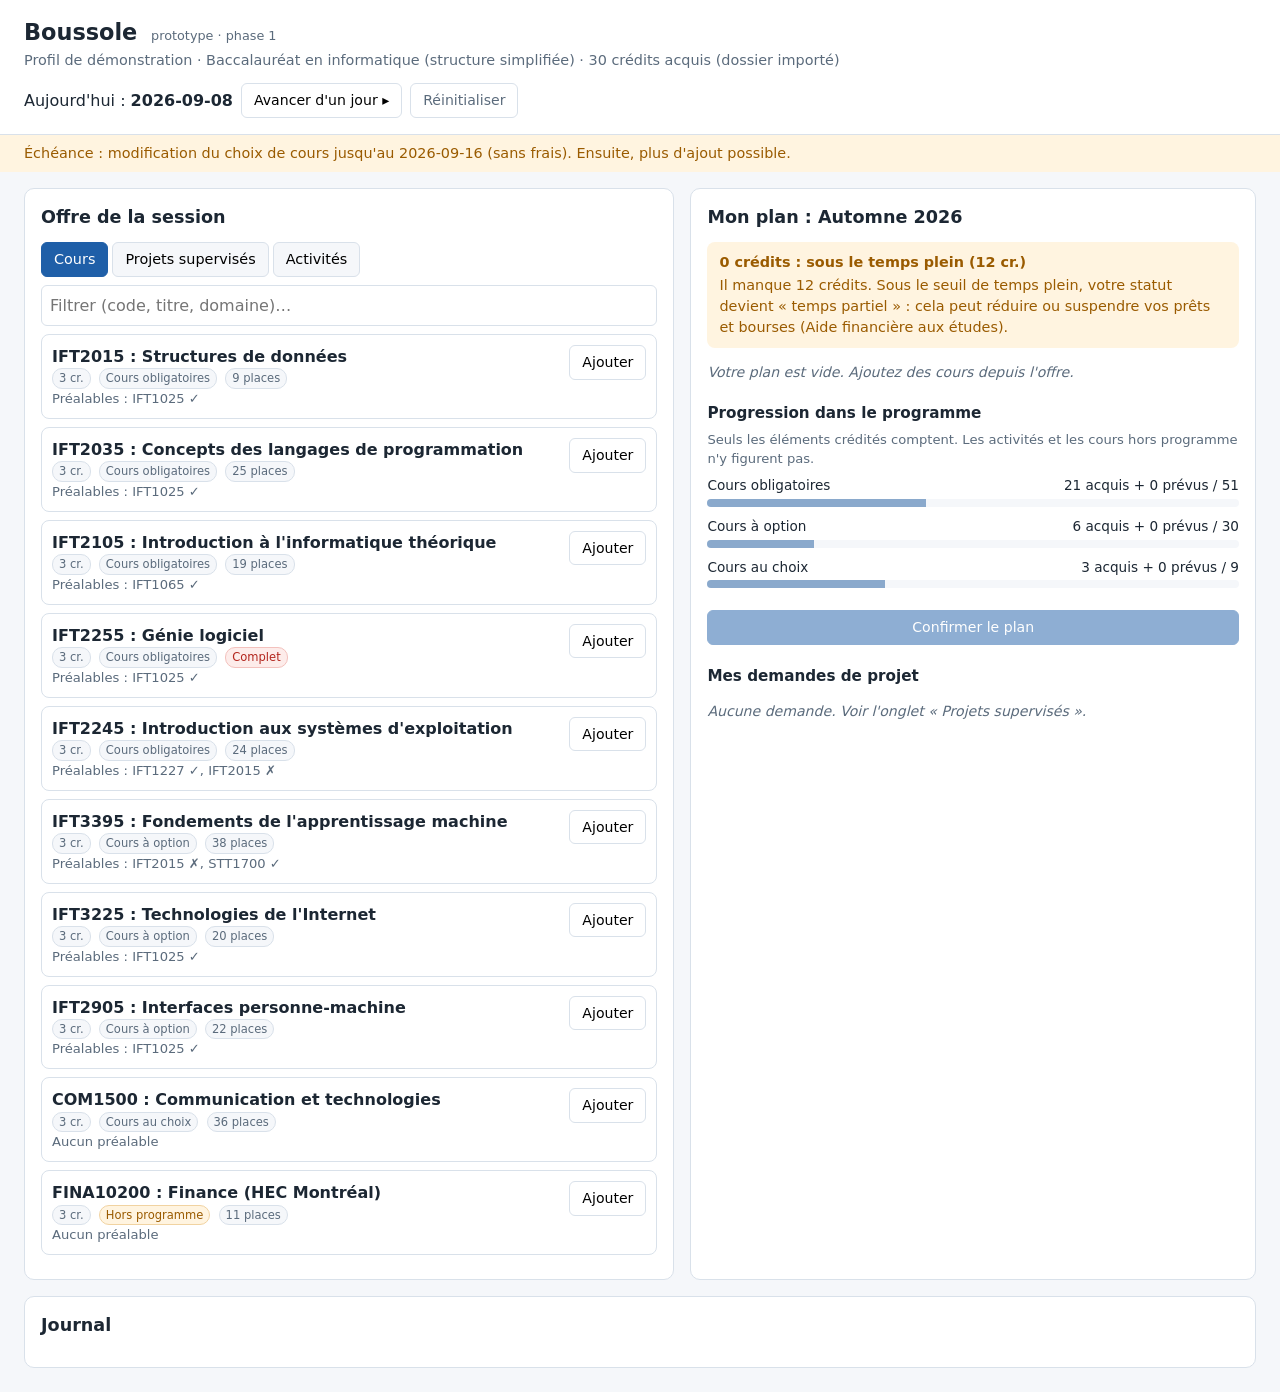
<file: prototype/index.html>
<!doctype html>
<html lang="fr-CA">
<head>
  <meta charset="utf-8">
  <meta name="viewport" content="width=device-width, initial-scale=1">
  <title>Boussole : prototype</title>
  <link rel="stylesheet" href="css/style.css">
</head>
<body>
  <header class="entete">
    <div>
      <h1>Boussole <span class="sous-titre">prototype · phase 1</span></h1>
      <p id="profil" class="profil"></p>
    </div>
    <div class="temps">
      <span>Aujourd'hui : <strong id="date"></strong></span>
      <button id="avancer" class="btn">Avancer d'un jour ▸</button>
      <button id="reinitialiser" class="btn btn-discret">Réinitialiser</button>
    </div>
  </header>

  <div id="bandeau-echeance" class="bandeau"></div>

  <main class="grille">
    <section class="panneau" aria-labelledby="titre-offre">
      <h2 id="titre-offre">Offre de la session</h2>
      <div class="onglets" role="tablist">
        <button class="onglet actif" data-onglet="cours" role="tab">Cours</button>
        <button class="onglet" data-onglet="projets" role="tab">Projets supervisés</button>
        <button class="onglet" data-onglet="activites" role="tab">Activités</button>
      </div>
      <input id="recherche" type="search" placeholder="Filtrer (code, titre, domaine)…" aria-label="Filtrer l'offre">
      <div id="message" class="message" role="status" aria-live="polite"></div>
      <div id="liste-offre"></div>
    </section>

    <section class="panneau" aria-labelledby="titre-plan">
      <h2 id="titre-plan">Mon plan : <span id="session"></span></h2>
      <div id="temps-plein"></div>
      <div id="plan"></div>
      <h3>Progression dans le programme</h3>
      <p class="aide">Seuls les éléments crédités comptent. Les activités et les cours hors programme n'y figurent pas.</p>
      <div id="progression"></div>
      <button id="confirmer" class="btn btn-principal">Confirmer le plan</button>

      <h3>Mes demandes de projet</h3>
      <div id="demandes"></div>
    </section>
  </main>

  <section class="panneau journal" aria-labelledby="titre-journal">
    <h2 id="titre-journal">Journal</h2>
    <ul id="journal"></ul>
  </section>

  <dialog id="dialogue-temps-plein">
    <form method="dialog">
      <h2>Votre plan est sous le temps plein</h2>
      <p id="dialogue-texte"></p>
      <label class="case"><input type="checkbox" id="compris"> J'ai compris la conséquence et je confirme quand même.</label>
      <div class="actions">
        <button value="annuler" class="btn">Revenir au plan</button>
        <button value="confirmer" id="dialogue-confirmer" class="btn btn-principal" disabled>Confirmer en temps partiel</button>
      </div>
    </form>
  </dialog>

  <script type="module" src="js/app.js"></script>
</body>
</html>
</file>
<file: prototype/css/style.css>
:root {
  --fond: #f5f7fa;
  --carte: #ffffff;
  --texte: #1c2733;
  --discret: #5b6b7c;
  --bord: #d9e1ea;
  --primaire: #1f5fa8;
  --succes: #1e7b4f;
  --succes-fond: #e6f4ec;
  --alerte: #9a5b00;
  --alerte-fond: #fff4e0;
  --erreur: #b3261e;
  --erreur-fond: #fdecea;
  --rappel: #5a3fa0;
  --rappel-fond: #f0ecfa;
}

* { box-sizing: border-box; }
body {
  margin: 0;
  font-family: system-ui, -apple-system, "Segoe UI", Roboto, sans-serif;
  background: var(--fond);
  color: var(--texte);
  line-height: 1.45;
}

.entete {
  display: flex; flex-wrap: wrap; gap: 12px;
  justify-content: space-between; align-items: center;
  padding: 16px 24px; background: var(--carte); border-bottom: 1px solid var(--bord);
}
h1 { margin: 0; font-size: 1.4rem; }
.sous-titre { font-size: .8rem; font-weight: 400; color: var(--discret); margin-left: 6px; }
.profil { margin: 2px 0 0; color: var(--discret); font-size: .9rem; }
.temps { display: flex; gap: 8px; align-items: center; flex-wrap: wrap; }

.bandeau { padding: 8px 24px; font-size: .9rem; background: var(--alerte-fond); color: var(--alerte); }
.bandeau:empty { display: none; }

.grille { display: grid; grid-template-columns: 1.15fr 1fr; gap: 16px; padding: 16px 24px; }
@media (max-width: 900px) { .grille { grid-template-columns: 1fr; } }

.panneau { background: var(--carte); border: 1px solid var(--bord); border-radius: 10px; padding: 16px; }
.panneau h2 { margin: 0 0 12px; font-size: 1.1rem; }
.panneau h3 { margin: 20px 0 6px; font-size: .95rem; }
.aide { margin: 0 0 8px; color: var(--discret); font-size: .82rem; }

.onglets { display: flex; gap: 4px; margin-bottom: 8px; }
.onglet {
  border: 1px solid var(--bord); background: var(--fond); padding: 6px 12px;
  border-radius: 6px; cursor: pointer; font: inherit; font-size: .9rem;
}
.onglet.actif { background: var(--primaire); color: #fff; border-color: var(--primaire); }
#recherche { width: 100%; padding: 8px; border: 1px solid var(--bord); border-radius: 6px; font: inherit; margin-bottom: 8px; }

.element {
  display: flex; justify-content: space-between; gap: 12px; align-items: flex-start;
  padding: 10px; border: 1px solid var(--bord); border-radius: 8px; margin-bottom: 8px;
}
.element .titre { font-weight: 600; }
.element .details { font-size: .82rem; color: var(--discret); }
.etiquette {
  display: inline-block; font-size: .72rem; padding: 1px 6px; border-radius: 10px;
  background: var(--fond); border: 1px solid var(--bord); margin-right: 4px;
}
.etiquette.hors { background: var(--alerte-fond); border-color: #f1d3a1; color: var(--alerte); }
.etiquette.complet { background: var(--erreur-fond); border-color: #f3c1bd; color: var(--erreur); }
.etiquette.zero { background: var(--rappel-fond); border-color: #d6ccf0; color: var(--rappel); }

.btn {
  border: 1px solid var(--bord); background: var(--carte); padding: 6px 12px;
  border-radius: 6px; cursor: pointer; font: inherit; font-size: .88rem; white-space: nowrap;
}
.btn:hover { border-color: var(--primaire); }
.btn:disabled { opacity: .5; cursor: not-allowed; }
.btn-principal { background: var(--primaire); color: #fff; border-color: var(--primaire); }
.btn-discret { color: var(--discret); }
#confirmer { margin-top: 12px; width: 100%; }

.message { margin-bottom: 8px; }
.message:empty { display: none; }
.boite { padding: 10px 12px; border-radius: 8px; margin-bottom: 8px; font-size: .9rem; }
.boite.erreur { background: var(--erreur-fond); color: var(--erreur); }
.boite.alerte { background: var(--alerte-fond); color: var(--alerte); }
.boite.succes { background: var(--succes-fond); color: var(--succes); }
.boite.rappel { background: var(--rappel-fond); color: var(--rappel); }
.boite strong { display: block; margin-bottom: 2px; }
.boite ul { margin: 4px 0 0; padding-left: 18px; }

.barre { height: 8px; background: var(--fond); border-radius: 4px; overflow: hidden; display: flex; }
.barre .acquis { background: #8aa9cc; }
.barre .prevus { background: var(--primaire); }
.bloc { margin-bottom: 10px; font-size: .85rem; }
.bloc-entete { display: flex; justify-content: space-between; margin-bottom: 3px; }

.vide { color: var(--discret); font-size: .88rem; font-style: italic; }
.actions { display: flex; gap: 6px; flex-wrap: wrap; justify-content: flex-end; }

.journal { margin: 0 24px 24px; }
#journal { list-style: none; margin: 0; padding: 0; max-height: 220px; overflow: auto; font-size: .85rem; }
#journal li { padding: 4px 0; border-bottom: 1px dashed var(--bord); }
#journal .d { color: var(--discret); margin-right: 8px; font-variant-numeric: tabular-nums; }
#journal .erreur { color: var(--erreur); }
#journal .succes { color: var(--succes); }
#journal .rappel { color: var(--rappel); }

dialog { border: none; border-radius: 12px; max-width: 460px; padding: 20px; }
dialog::backdrop { background: rgba(20, 30, 40, .45); }
dialog h2 { margin-top: 0; font-size: 1.1rem; color: var(--alerte); }
.case { display: flex; gap: 8px; align-items: flex-start; margin: 12px 0; font-size: .9rem; }
</file>
